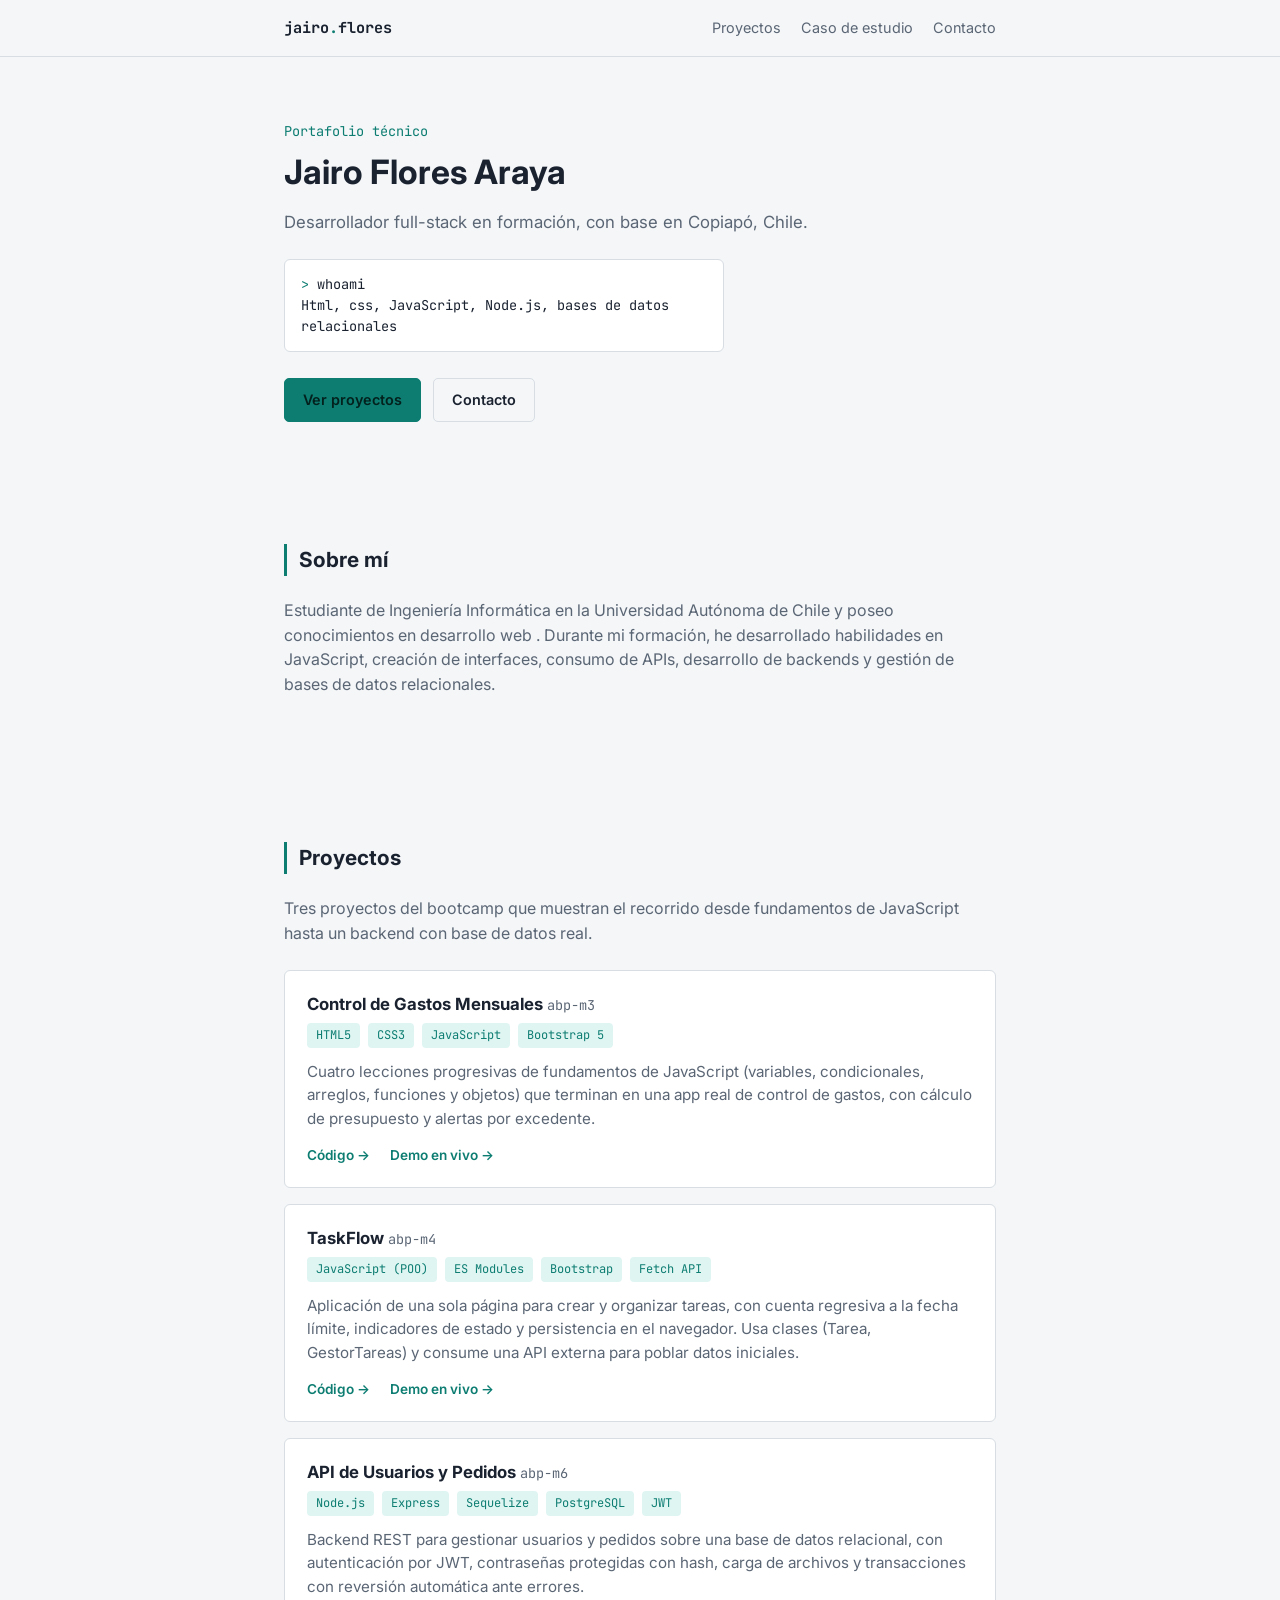
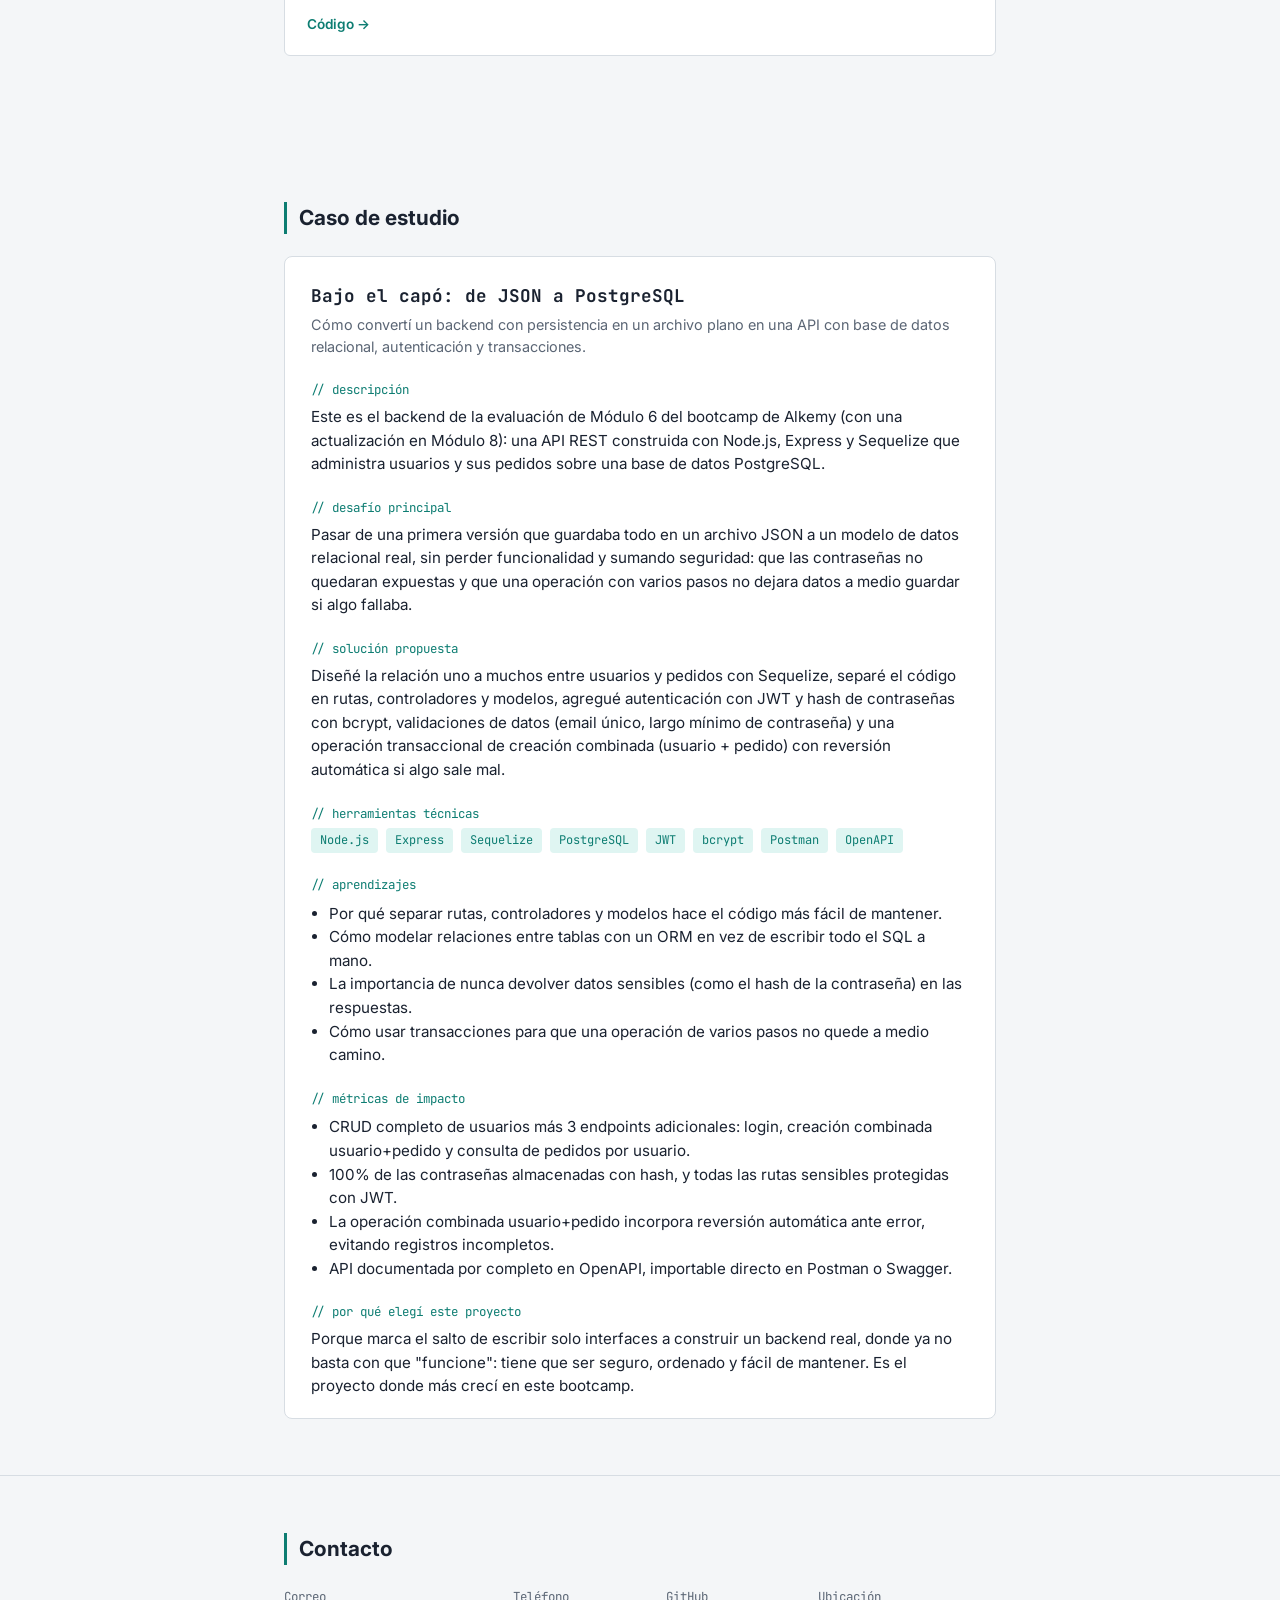
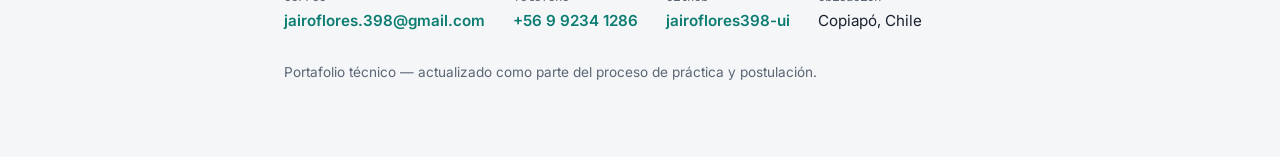
<file: index.html>
<!DOCTYPE html>
<html lang="es">

<head>
  <meta charset="UTF-8">
  <meta name="viewport" content="width=device-width, initial-scale=1.0">
  <title>Jairo Flores Araya — Portafolio técnico</title>
  <link rel="preconnect" href="https://fonts.googleapis.com">
  <link rel="preconnect" href="https://fonts.gstatic.com" crossorigin>
  <link
    href="https://fonts.googleapis.com/css2?family=Inter:wght@400;500;600;700&family=JetBrains+Mono:wght@400;500;700&display=swap"
    rel="stylesheet">
  <link rel="stylesheet" href="assets/css/styles.css">

</head>

<body>

  <header class="top">
    <nav class="wrap">
      <span class="brand">jairo<span class="brand-dot">.</span>flores</span>
      <div class="navlinks">
        <a href="#proyectos">Proyectos</a>
        <a href="#caso-de-estudio">Caso de estudio</a>
        <a href="#contacto">Contacto</a>
      </div>
    </nav>
  </header>

  <main class="wrap">

    <section class="hero">
      <div class="kicker">Portafolio técnico</div>
      <h1>Jairo Flores Araya</h1>
      <p class="role">Desarrollador full-stack en formación, con base en Copiapó, Chile.</p>
      <div class="term">
        <div><span class="p">&gt;</span> whoami</div>
        <div>Html, css, JavaScript, Node.js, bases de datos relacionales</div>
      </div>
      <div class="cta-row">
        <a class="btn primary" href="#proyectos">Ver proyectos</a>
        <a class="btn ghost" href="#contacto">Contacto</a>
      </div>
    </section>

    <section id="sobre-mi">
      <h2>Sobre mí</h2>
      <p class="lead">
        Estudiante de Ingeniería Informática en la Universidad Autónoma de Chile y poseo conocimientos en desarrollo web
        . Durante mi formación, he desarrollado habilidades en JavaScript, creación de
        interfaces, consumo de APIs, desarrollo de backends y gestión de bases de datos relacionales.

      </p>
    </section>

    <section id="proyectos">
      <h2>Proyectos</h2>
      <p class="lead projects-lead">Tres proyectos del bootcamp que muestran el recorrido desde
        fundamentos de JavaScript hasta un backend con base de datos real.</p>

      <div class="project">
        <h3>Control de Gastos Mensuales <span class="path">abp-m3</span></h3>
        <div class="tags"><span class="tag">HTML5</span><span class="tag">CSS3</span><span
            class="tag">JavaScript</span><span class="tag">Bootstrap 5</span></div>
        <p>Cuatro lecciones progresivas de fundamentos de JavaScript (variables, condicionales, arreglos, funciones y
          objetos) que terminan en una app real de control de gastos, con cálculo de presupuesto y alertas por
          excedente.</p>
        <div class="plinks">
          <a href="https://github.com/jairoflores398-ui/abp-m3" target="_blank">Código →</a>
          <a href="https://jairoflores398-ui.github.io/abp-m3/" target="_blank">Demo en vivo →</a>
        </div>
      </div>

      <div class="project">
        <h3>TaskFlow <span class="path">abp-m4</span></h3>
        <div class="tags"><span class="tag">JavaScript (POO)</span><span class="tag">ES Modules</span><span
            class="tag">Bootstrap</span><span class="tag">Fetch API</span></div>
        <p>Aplicación de una sola página para crear y organizar tareas, con cuenta regresiva a la fecha límite,
          indicadores de estado y persistencia en el navegador. Usa clases (Tarea, GestorTareas) y consume una API
          externa para poblar datos iniciales.</p>
        <div class="plinks">
          <a href="https://github.com/jairoflores398-ui/abp-m4" target="_blank">Código →</a>
          <a href="https://jairoflores398-ui.github.io/abp-m4/" target="_blank">Demo en vivo →</a>
        </div>
      </div>

      <div class="project">
        <h3>API de Usuarios y Pedidos <span class="path">abp-m6</span></h3>
        <div class="tags"><span class="tag">Node.js</span><span class="tag">Express</span><span
            class="tag">Sequelize</span><span class="tag">PostgreSQL</span><span class="tag">JWT</span></div>
        <p>Backend REST para gestionar usuarios y pedidos sobre una base de datos relacional, con autenticación por JWT,
          contraseñas protegidas con hash, carga de archivos y transacciones con reversión automática ante errores.</p>
        <div class="plinks">
          <a href="https://github.com/jairoflores398-ui/abp-m6" target="_blank">Código →</a>
        </div>
      </div>
    </section>

    <section id="caso-de-estudio">
      <h2>Caso de estudio</h2>
      <div class="case">
        <h3>Bajo el capó: de JSON a PostgreSQL</h3>
        <div class="sub">Cómo convertí un backend con persistencia en un archivo plano en una API con base de datos
          relacional, autenticación y transacciones.</div>

        <div class="field">
          <span class="lbl">// descripción</span>
          <p>Este es el backend de la evaluación de Módulo 6 del bootcamp de Alkemy (con una actualización en Módulo 8):
            una API REST construida con Node.js, Express y Sequelize que administra usuarios y sus pedidos sobre una
            base de datos PostgreSQL.</p>
        </div>

        <div class="field">
          <span class="lbl">// desafío principal</span>
          <p>Pasar de una primera versión que guardaba todo en un archivo JSON a un modelo de datos relacional real, sin
            perder funcionalidad y sumando seguridad: que las contraseñas no quedaran expuestas y que una operación con
            varios pasos no dejara datos a medio guardar si algo fallaba.</p>
        </div>

        <div class="field">
          <span class="lbl">// solución propuesta</span>
          <p>Diseñé la relación uno a muchos entre usuarios y pedidos con Sequelize, separé el código en rutas,
            controladores y modelos, agregué autenticación con JWT y hash de contraseñas con bcrypt, validaciones de
            datos (email único, largo mínimo de contraseña) y una operación transaccional de creación combinada (usuario
            + pedido) con reversión automática si algo sale mal.</p>
        </div>

        <div class="field">
          <span class="lbl">// herramientas técnicas</span>
          <div class="skillrow">
            <span class="tag">Node.js</span><span class="tag">Express</span><span class="tag">Sequelize</span>
            <span class="tag">PostgreSQL</span><span class="tag">JWT</span><span class="tag">bcrypt</span>
            <span class="tag">Postman</span><span class="tag">OpenAPI</span>
          </div>
        </div>

        <div class="field">
          <span class="lbl">// aprendizajes</span>
          <ul>
            <li>Por qué separar rutas, controladores y modelos hace el código más fácil de mantener.</li>
            <li>Cómo modelar relaciones entre tablas con un ORM en vez de escribir todo el SQL a mano.</li>
            <li>La importancia de nunca devolver datos sensibles (como el hash de la contraseña) en las respuestas.</li>
            <li>Cómo usar transacciones para que una operación de varios pasos no quede a medio camino.</li>
          </ul>
        </div>

        <div class="field">
          <span class="lbl">// métricas de impacto</span>
          <ul>
            <li>CRUD completo de usuarios más 3 endpoints adicionales: login, creación combinada usuario+pedido y
              consulta de pedidos por usuario.</li>
            <li>100% de las contraseñas almacenadas con hash, y todas las rutas sensibles protegidas con JWT.</li>
            <li>La operación combinada usuario+pedido incorpora reversión automática ante error, evitando registros
              incompletos.</li>
            <li>API documentada por completo en OpenAPI, importable directo en Postman o Swagger.</li>
          </ul>
        </div>

        <div class="field">
          <span class="lbl">// por qué elegí este proyecto</span>
          <p>Porque marca el salto de escribir solo interfaces a construir un backend real, donde ya no basta con que
            "funcione": tiene que ser seguro, ordenado y fácil de mantener. Es el proyecto donde más crecí en este
            bootcamp.</p>
        </div>
      </div>
    </section>

  </main>

  <footer>
    <div class="wrap">
      <h2>Contacto</h2>
      <div class="contact-grid">
        <div><span class="lbl">Correo</span><a href="mailto:jairoflores.398@gmail.com">jairoflores.398@gmail.com</a>
        </div>
        <div><span class="lbl">Teléfono</span><a href="tel:+56992341286">+56 9 9234 1286</a></div>
        <div><span class="lbl">GitHub</span><a href="https://github.com/jairoflores398-ui"
            target="_blank">jairoflores398-ui</a></div>
        <div><span class="lbl">Ubicación</span><span>Copiapó, Chile</span></div>
      </div>
      <p class="foot-note">Portafolio técnico — actualizado como parte del proceso de práctica y postulación.</p>
    </div>
  </footer>

</body>

</html>
</file>
<file: assets/css/styles.css>
:root {
  --bg: #f4f6f8;
  --bg-panel: #ffffff;
  --bg-panel-2: #eef1f4;
  --border: #d7dde3;
  --text: #1a2230;
  --text-dim: #5b6675;
  --accent: #0d7d72;
  --accent-soft: #dff5f2;
  --mono: 'JetBrains Mono', ui-monospace, Consolas, monospace;
  --sans: 'Inter', system-ui, -apple-system, sans-serif;
}

@media (prefers-color-scheme: dark) {
  :root:not([data-theme="light"]) {
    --bg: #0b1220;
    --bg-panel: #121a2b;
    --bg-panel-2: #0f1626;
    --border: #253047;
    --text: #e6ecf5;
    --text-dim: #93a2bb;
    --accent: #5eead4;
    --accent-soft: rgba(94, 234, 212, .1);
  }
}

:root[data-theme="dark"] {
  --bg: #0b1220;
  --bg-panel: #121a2b;
  --bg-panel-2: #0f1626;
  --border: #253047;
  --text: #e6ecf5;
  --text-dim: #93a2bb;
  --accent: #5eead4;
  --accent-soft: rgba(94, 234, 212, .1);
}

* {
  box-sizing: border-box;
}

body {
  background: var(--bg);
  color: var(--text);
  font-family: var(--sans);
  margin: 0;
  line-height: 1.55;
}

a {
  color: var(--accent);
}

.wrap {
  max-width: 760px;
  margin: 0 auto;
  padding: 0 24px;
}

header.top {
  position: sticky;
  top: 0;
  background: var(--bg);
  border-bottom: 1px solid var(--border);
  z-index: 5;
}

nav.wrap {
  display: flex;
  justify-content: space-between;
  align-items: center;
  padding: 16px 24px;
  flex-wrap: wrap;
  gap: 10px;
}

.brand {
  font-family: var(--mono);
  font-weight: 700;
  font-size: .95rem;
}

.brand-dot {
  color: var(--accent);
}

.navlinks {
  display: flex;
  gap: 20px;
  font-size: .9rem;
}

.navlinks a {
  color: var(--text-dim);
  text-decoration: none;
}

.navlinks a:hover {
  color: var(--accent);
}

section {
  padding: 56px 0;
}

section.hero {
  padding-top: 64px;
  padding-bottom: 48px;
}

.kicker {
  font-family: var(--mono);
  color: var(--accent);
  font-size: .85rem;
}

h1 {
  font-size: 2.1rem;
  margin: 10px 0 6px;
  line-height: 1.2;
}

.role {
  color: var(--text-dim);
  font-size: 1.05rem;
  margin-bottom: 24px;
  max-width: 60ch;
}

.term {
  background: var(--bg-panel);
  border: 1px solid var(--border);
  border-radius: 6px;
  font-family: var(--mono);
  font-size: .85rem;
  padding: 14px 16px;
  max-width: 440px;
}

.term .p {
  color: var(--accent);
}

.cta-row {
  display: flex;
  gap: 12px;
  margin-top: 26px;
  flex-wrap: wrap;
}

.btn {
  font-family: var(--sans);
  font-weight: 600;
  font-size: .9rem;
  padding: 10px 18px;
  border-radius: 5px;
  text-decoration: none;
  border: 1px solid var(--border);
}

.btn.primary {
  background: var(--accent);
  color: #03211d;
  border-color: var(--accent);
}

.btn.ghost {
  color: var(--text);
}

h2 {
  font-size: 1.3rem;
  border-left: 3px solid var(--accent);
  padding-left: 12px;
  margin-bottom: 22px;
}

p.lead {
  color: var(--text-dim);
  max-width: 68ch;
}

.projects-lead {
  margin-bottom: 24px;
}

.project {
  background: var(--bg-panel);
  border: 1px solid var(--border);
  border-radius: 6px;
  padding: 20px 22px;
  margin-bottom: 16px;
}

.project h3 {
  margin: 0 0 6px;
  font-size: 1.05rem;
}

.project h3 .path {
  color: var(--text-dim);
  font-family: var(--mono);
  font-weight: 400;
  font-size: .85rem;
}

.project p {
  margin: 8px 0 12px;
  color: var(--text-dim);
  font-size: .95rem;
}

.tags {
  display: flex;
  gap: 8px;
  flex-wrap: wrap;
  margin-bottom: 12px;
}

.tag {
  font-family: var(--mono);
  font-size: .75rem;
  background: var(--accent-soft);
  color: var(--accent);
  padding: 3px 9px;
  border-radius: 4px;
}

.plinks a {
  font-size: .85rem;
  margin-right: 16px;
  text-decoration: none;
  font-weight: 600;
}

.case {
  background: var(--bg-panel);
  border: 1px solid var(--border);
  border-radius: 8px;
  padding: 8px 26px 20px;
}

.case h3 {
  font-family: var(--mono);
  font-size: 1.1rem;
  margin-bottom: 4px;
}

.case .sub {
  color: var(--text-dim);
  font-size: .9rem;
  margin-bottom: 18px;
}

.field {
  margin-top: 18px;
}

.field .lbl {
  font-family: var(--mono);
  font-size: .78rem;
  color: var(--accent);
}

.field p {
  margin: 4px 0 0;
  color: var(--text);
  font-size: .95rem;
}

.field ul {
  margin: 6px 0 0;
  padding-left: 18px;
  color: var(--text);
  font-size: .95rem;
}

.skillrow {
  display: flex;
  gap: 8px;
  flex-wrap: wrap;
  margin-top: 4px;
}

footer {
  border-top: 1px solid var(--border);
  padding: 40px 0 60px;
}

.contact-grid {
  display: flex;
  gap: 28px;
  flex-wrap: wrap;
  font-size: .95rem;
}

.contact-grid .lbl {
  color: var(--text-dim);
  font-family: var(--mono);
  font-size: .78rem;
  display: block;
  margin-bottom: 2px;
}

.contact-grid a {
  text-decoration: none;
  font-weight: 600;
}

.foot-note {
  color: var(--text-dim);
  font-size: .85rem;
  margin-top: 30px;
}
</file>
